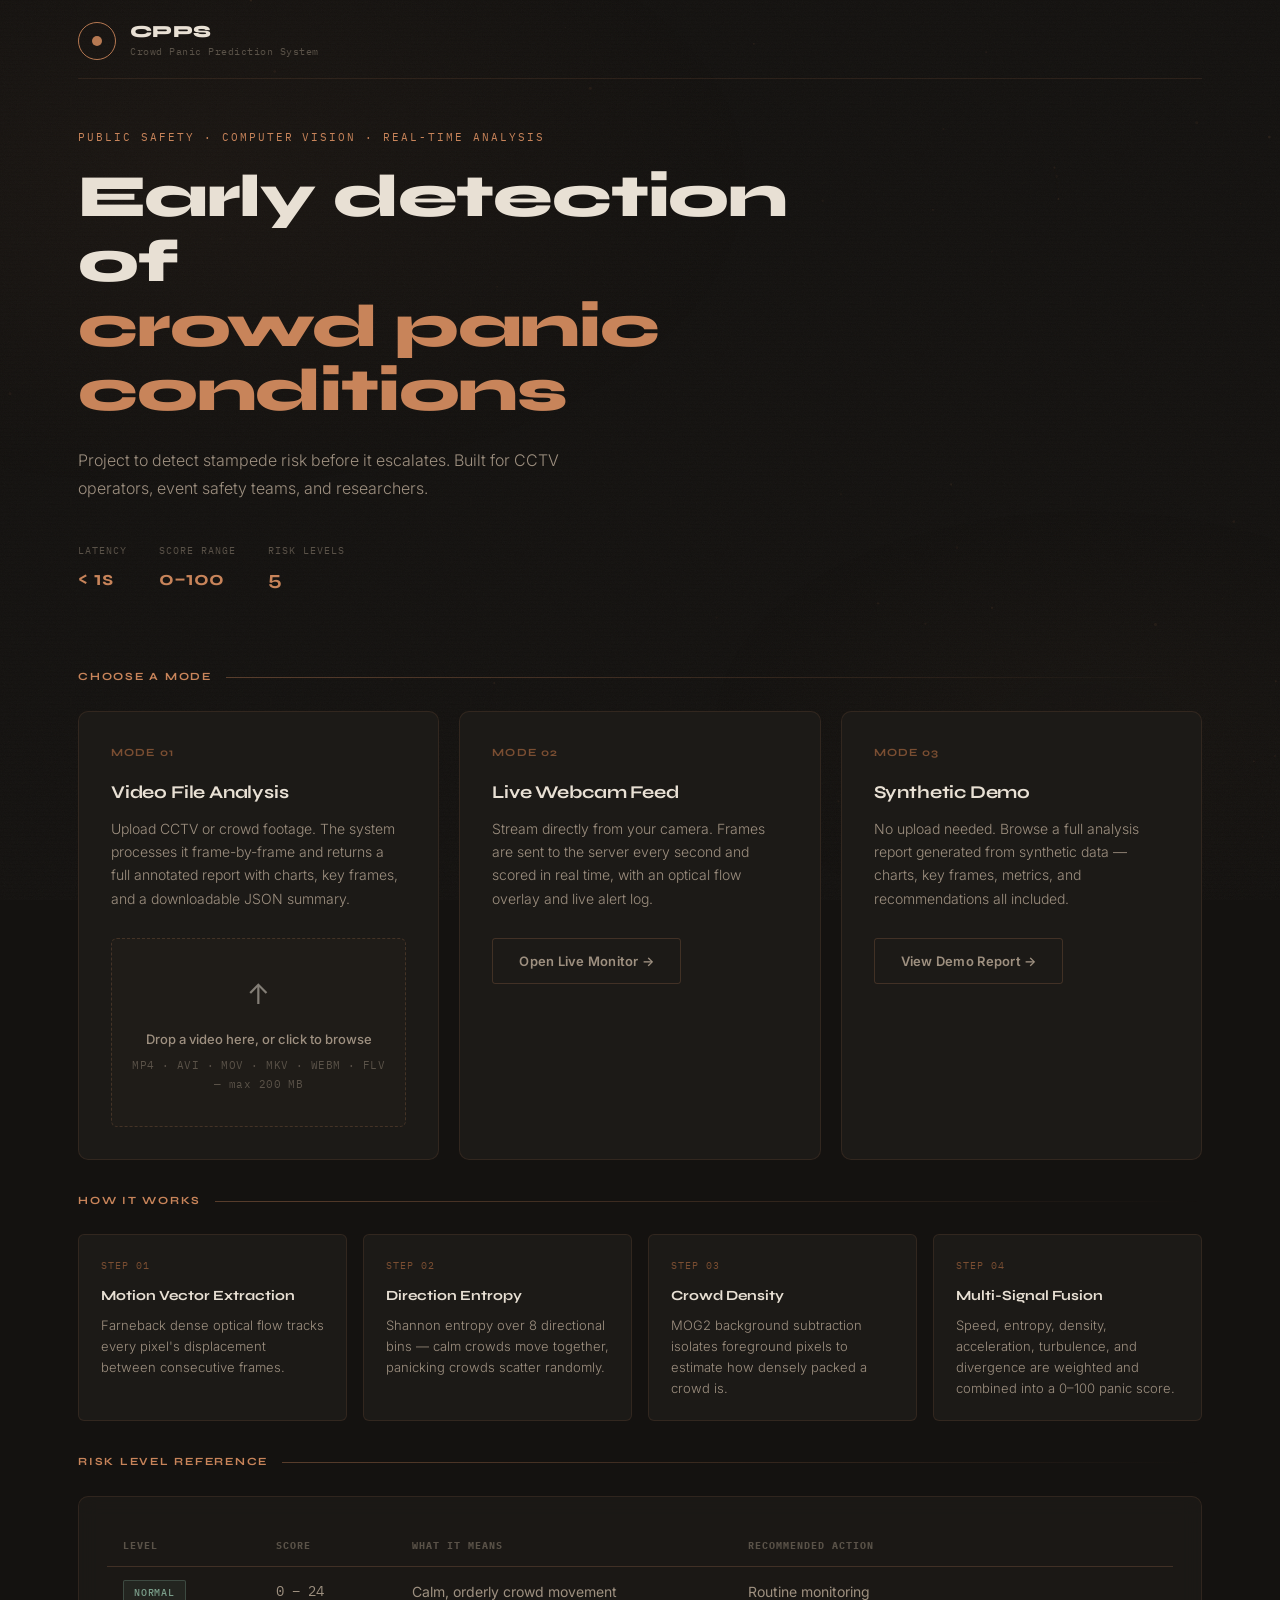
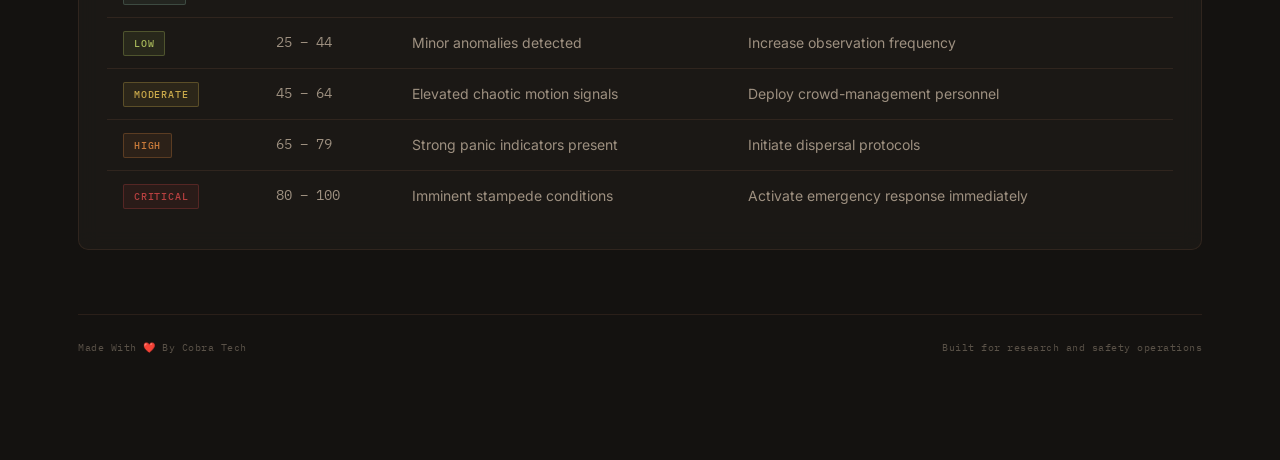
<file: templates/index.html>
<!DOCTYPE html>
<html lang="en">
<head>
  <meta charset="UTF-8">
  <meta name="viewport" content="width=device-width, initial-scale=1.0">
  <title>CPPS — Crowd Panic Prediction System</title>
  <link rel="stylesheet" href="/static/style.css">
</head>
<body>

<div class="scanline-overlay"></div>
<canvas id="particle-canvas"></canvas>

<div class="page-wrapper">

  <!-- NAV -->
  <nav class="topbar">
    <a href="/" class="topbar-logo">
      <div class="logo-icon"></div>
      <div>
        <div class="logo-text">CPPS</div>
        <div class="logo-sub">Crowd Panic Prediction System</div>
      </div>
    </a>

  </nav>

  <!-- HERO -->
  <section class="hero">
    <div class="hero-eyebrow">Public Safety · Computer Vision · Real-Time Analysis</div>
    <h1 class="hero-title">
      Early detection of<br>
      <em>crowd panic conditions</em>
    </h1>
    <p class="hero-desc">
      Project to detect stampede risk before it escalates. Built for CCTV operators, event safety teams, and researchers.
    </p>
    <div class="hero-meta">
      <div class="hero-meta-item">
        <span class="hero-meta-label">Latency</span>
        <span class="hero-meta-val">&lt; 1s</span>
      </div>

      <div class="hero-meta-item">
        <span class="hero-meta-label">Score Range</span>
        <span class="hero-meta-val">0–100</span>
      </div>
      <div class="hero-meta-item">
        <span class="hero-meta-label">Risk Levels</span>
        <span class="hero-meta-val">5</span>
      </div>
    </div>
  </section>

  <!-- ANALYSIS MODES -->
  <div class="section-header mb-24">
    <span class="section-label">Choose a Mode</span>
    <div class="section-line"></div>
  </div>

  <div class="option-grid mb-32">

    <!-- Upload -->
    <div class="option-card">
      <div class="option-num">Mode 01</div>
      <div class="option-title">Video File Analysis</div>
      <div class="option-desc">
        Upload CCTV or crowd footage. The system processes it frame-by-frame and returns a full annotated report with charts, key frames, and a downloadable JSON summary.
      </div>
      <form action="/upload" method="post" enctype="multipart/form-data" id="uploadForm">
        <div class="upload-zone" id="dropZone">
          <input type="file" name="video" id="videoInput" accept="video/*" onchange="onFileChosen(this)">
          <span class="upload-icon">↑</span>
          <div class="upload-text">Drop a video here, or click to browse</div>
          <div class="upload-formats">MP4 · AVI · MOV · MKV · WEBM · FLV — max 200 MB</div>
          <div class="file-chosen" id="fileChosen"></div>
        </div>
        <button type="submit" class="btn btn-primary btn-full mt-16" id="uploadBtn" style="display:none">
          Upload &amp; Analyse
        </button>
      </form>
    </div>

    <!-- Live -->
    <div class="option-card" onclick="window.location='/live'" style="cursor:pointer">
      <div class="option-num">Mode 02</div>
      <div class="option-title">Live Webcam Feed</div>
      <div class="option-desc">
        Stream directly from your camera. Frames are sent to the server every second and scored in real time, with an optical flow overlay and live alert log.
      </div>
      <div class="mt-24">
        <a href="/live" class="btn btn-secondary">Open Live Monitor →</a>
      </div>
    </div>

    <!-- Demo -->
    <div class="option-card" onclick="window.location='/demo'" style="cursor:pointer">
      <div class="option-num">Mode 03</div>
      <div class="option-title">Synthetic Demo</div>
      <div class="option-desc">
        No upload needed. Browse a full analysis report generated from synthetic data — charts, key frames, metrics, and recommendations all included.
      </div>
      <div class="mt-24">
        <a href="/demo" class="btn btn-secondary">View Demo Report →</a>
      </div>
    </div>

  </div>

  <!-- PIPELINE -->
  <div class="section-header mb-24 mt-32">
    <span class="section-label">How It Works</span>
    <div class="section-line"></div>
  </div>

  <div class="steps-grid mb-32">
    <div class="step-item">
      <div class="step-num">Step 01</div>
      <div class="step-title">Motion Vector Extraction</div>
      <div class="step-desc">Farneback dense optical flow tracks every pixel's displacement between consecutive frames.</div>
    </div>
    <div class="step-item">
      <div class="step-num">Step 02</div>
      <div class="step-title">Direction Entropy</div>
      <div class="step-desc">Shannon entropy over 8 directional bins — calm crowds move together, panicking crowds scatter randomly.</div>
    </div>
    <div class="step-item">
      <div class="step-num">Step 03</div>
      <div class="step-title">Crowd Density</div>
      <div class="step-desc">MOG2 background subtraction isolates foreground pixels to estimate how densely packed a crowd is.</div>
    </div>
    <div class="step-item">
      <div class="step-num">Step 04</div>
      <div class="step-title">Multi-Signal Fusion</div>
      <div class="step-desc">Speed, entropy, density, acceleration, turbulence, and divergence are weighted and combined into a 0–100 panic score.</div>
    </div>
  </div>

  <!-- RISK TABLE -->
  <div class="section-header mb-24 mt-32">
    <span class="section-label">Risk Level Reference</span>
    <div class="section-line"></div>
  </div>

  <div class="panel mb-32">
    <table class="risk-table">
      <thead>
        <tr>
          <th>Level</th>
          <th>Score</th>
          <th>What it means</th>
          <th>Recommended action</th>
        </tr>
      </thead>
      <tbody>
        <tr>
          <td><span class="risk-badge NORMAL">Normal</span></td>
          <td class="mono">0 – 24</td>
          <td>Calm, orderly crowd movement</td>
          <td>Routine monitoring</td>
        </tr>
        <tr>
          <td><span class="risk-badge LOW">Low</span></td>
          <td class="mono">25 – 44</td>
          <td>Minor anomalies detected</td>
          <td>Increase observation frequency</td>
        </tr>
        <tr>
          <td><span class="risk-badge MODERATE">Moderate</span></td>
          <td class="mono">45 – 64</td>
          <td>Elevated chaotic motion signals</td>
          <td>Deploy crowd-management personnel</td>
        </tr>
        <tr>
          <td><span class="risk-badge HIGH">High</span></td>
          <td class="mono">65 – 79</td>
          <td>Strong panic indicators present</td>
          <td>Initiate dispersal protocols</td>
        </tr>
        <tr>
          <td><span class="risk-badge CRITICAL">Critical</span></td>
          <td class="mono">80 – 100</td>
          <td>Imminent stampede conditions</td>
          <td>Activate emergency response immediately</td>
        </tr>
      </tbody>
    </table>
  </div>

  <footer class="footer">
    <span class="footer-text">Made With ❤️ By Cobra Tech</span>
    <span class="footer-text">Built for research and safety operations</span>
  </footer>

</div>

<script>
function onFileChosen(input) {
  const display = document.getElementById('fileChosen');
  const btn = document.getElementById('uploadBtn');
  if (input.files && input.files[0]) {
    const name = input.files[0].name;
    const size = (input.files[0].size / 1024 / 1024).toFixed(1);
    display.textContent = '✓  ' + name + ' (' + size + ' MB)';
    display.style.display = 'block';
    btn.style.display = 'flex';
  }
}

const dz = document.getElementById('dropZone');
if (dz) {
  dz.addEventListener('dragover', e => { e.preventDefault(); dz.classList.add('dragover'); });
  dz.addEventListener('dragleave', () => dz.classList.remove('dragover'));
  dz.addEventListener('drop', () => dz.classList.remove('dragover'));
}
</script>

<script>
(function() {
  const canvas = document.getElementById('particle-canvas');
  const ctx = canvas.getContext('2d');
  let W, H, particles = [];

  function resize() { W = canvas.width = window.innerWidth; H = canvas.height = window.innerHeight; }

  function mkParticle() {
    return { x: Math.random()*W, y: Math.random()*H,
             vx: (Math.random()-.5)*.3, vy: (Math.random()-.5)*.3,
             size: Math.random()*1.2+.4, life: Math.random(), ml: Math.random()*.5+.35 };
  }

  function init() { resize(); particles = Array.from({length:60}, mkParticle); }

  function draw() {
    ctx.clearRect(0,0,W,H);

    // connections
    for (let i=0;i<particles.length;i++) {
      for (let j=i+1;j<particles.length;j++) {
        const dx=particles[i].x-particles[j].x, dy=particles[i].y-particles[j].y;
        const d=Math.sqrt(dx*dx+dy*dy);
        if (d<110) {
          ctx.strokeStyle=`rgba(200,132,90,${(1-d/110)*0.09})`;
          ctx.lineWidth=0.5;
          ctx.beginPath(); ctx.moveTo(particles[i].x,particles[i].y);
          ctx.lineTo(particles[j].x,particles[j].y); ctx.stroke();
        }
      }
    }

    particles.forEach(p => {
      p.x+=p.vx; p.y+=p.vy; p.life+=.003;
      if (p.x<0||p.x>W||p.y<0||p.y>H||p.life>p.ml) Object.assign(p, mkParticle(), {x:Math.random()*W,y:Math.random()*H,life:0});
      const a = Math.sin(p.life/p.ml*Math.PI)*0.45;
      ctx.fillStyle=`rgba(200,132,90,${a})`;
      ctx.beginPath(); ctx.arc(p.x,p.y,p.size,0,Math.PI*2); ctx.fill();
    });

    requestAnimationFrame(draw);
  }

  window.addEventListener('resize', resize);
  init(); draw();
})();
</script>

</body>
</html>
</file>
<file: static/style.css>
/* ═══════════════════════════════════════════════════════
   CPPS — Crowd Panic Prediction System
   Theme: Dusty Brutalist · Mature · Humanized
   Fonts: Syne + IBM Plex Mono + Inter
═══════════════════════════════════════════════════════ */

@import url('https://fonts.googleapis.com/css2?family=Syne:wght@400;600;700;800&family=IBM+Plex+Mono:wght@300;400;500&family=Inter:wght@300;400;500;600&display=swap');

:root {
  /* Core backgrounds — warm dark charcoal, not cold navy */
  --bg-base:       #141210;
  --bg-surface:    #1c1a17;
  --bg-raised:     #232018;
  --bg-panel:      rgba(28, 26, 23, 0.9);

  /* Accent — muted terracotta / rust instead of cyan */
  --accent:        #c8845a;
  --accent-dim:    #7a4e32;
  --accent-faint:  rgba(200, 132, 90, 0.08);
  --accent-glow:   rgba(200, 132, 90, 0.18);

  /* Secondary accent — dusty sage */
  --sage:          #7a9e8a;
  --sage-dim:      #4a6657;
  --sage-faint:    rgba(122, 158, 138, 0.08);

  /* Risk colours — desaturated, felt-board style */
  --risk-normal:   #7a9e8a;
  --risk-low:      #a8b85a;
  --risk-moderate: #c8a84a;
  --risk-high:     #c87a3a;
  --risk-critical: #b84040;

  /* Text — warm off-whites, never pure white */
  --text-primary:   #e8e0d4;
  --text-secondary: #9e9080;
  --text-dim:       #5a5248;

  /* Borders */
  --border:        rgba(200, 132, 90, 0.12);
  --border-mid:    rgba(200, 132, 90, 0.22);
  --border-bright: rgba(200, 132, 90, 0.38);

  /* Typography */
  --font-display: 'Syne', sans-serif;
  --font-body:    'Inter', sans-serif;
  --font-mono:    'IBM Plex Mono', monospace;

  --radius:    3px;
  --radius-lg: 6px;
  --radius-xl: 10px;
}

/* ── RESET ── */
*, *::before, *::after { box-sizing: border-box; margin: 0; padding: 0; }
html { scroll-behavior: smooth; }

body {
  background: var(--bg-base);
  color: var(--text-primary);
  font-family: var(--font-body);
  font-size: 15px;
  line-height: 1.7;
  min-height: 100vh;
  overflow-x: hidden;
}

/* ── TEXTURED BACKGROUND — grain overlay ── */
body::before {
  content: '';
  position: fixed;
  inset: 0;
  opacity: 0.035;
  background-image: url("data:image/svg+xml,%3Csvg viewBox='0 0 256 256' xmlns='http://www.w3.org/2000/svg'%3E%3Cfilter id='noise'%3E%3CfeTurbulence type='fractalNoise' baseFrequency='0.9' numOctaves='4' stitchTiles='stitch'/%3E%3C/filter%3E%3Crect width='100%25' height='100%25' filter='url(%23noise)'/%3E%3C/svg%3E");
  background-size: 200px 200px;
  pointer-events: none;
  z-index: 0;
}

/* Subtle warm vignette */
body::after {
  content: '';
  position: fixed;
  inset: 0;
  background:
    radial-gradient(ellipse 70% 55% at 15% 20%, rgba(200,132,90,0.04) 0%, transparent 65%),
    radial-gradient(ellipse 50% 40% at 85% 80%, rgba(80,60,40,0.06) 0%, transparent 60%);
  pointer-events: none;
  z-index: 0;
}

/* ── PARTICLE CANVAS ── */
#particle-canvas {
  position: fixed;
  inset: 0;
  z-index: 0;
  pointer-events: none;
  opacity: 0.25;
}

/* ── SCANLINES ── */
.scanline-overlay {
  position: fixed;
  inset: 0;
  z-index: 0;
  pointer-events: none;
  background: repeating-linear-gradient(
    0deg, transparent, transparent 3px,
    rgba(0,0,0,0.04) 3px, rgba(0,0,0,0.04) 4px
  );
}

/* ── LAYOUT ── */
.page-wrapper {
  position: relative;
  z-index: 1;
  max-width: 1180px;
  margin: 0 auto;
  padding: 0 28px 80px;
}

/* ══════════════════════════════
   NAVIGATION
══════════════════════════════ */
.topbar {
  display: flex;
  align-items: center;
  justify-content: space-between;
  padding: 22px 0 18px;
  border-bottom: 1px solid var(--border);
  margin-bottom: 25px;
  flex-wrap: wrap;
  gap: 16px;
}

.topbar-logo {
  display: flex;
  align-items: center;
  gap: 14px;
  text-decoration: none;
}

.logo-icon {
  width: 38px;
  height: 38px;
  border: 1.5px solid var(--accent);
  border-radius: 50%;
  position: relative;
  opacity: 0.9;
}

.logo-icon::before {
  content: '';
  position: absolute;
  top: 50%; left: 50%;
  transform: translate(-50%, -50%);
  width: 10px;
  height: 10px;
  background: var(--accent);
  border-radius: 50%;
  animation: breathe 3s ease-in-out infinite;
}

@keyframes breathe {
  0%, 100% { opacity: 0.7; transform: translate(-50%,-50%) scale(1); }
  50%       { opacity: 1;   transform: translate(-50%,-50%) scale(0.75); }
}

.logo-text {
  font-family: var(--font-display);
  font-size: 17px;
  font-weight: 800;
  color: var(--text-primary);
  letter-spacing: 0.02em;
  line-height: 1.2;
}

.logo-sub {
  font-family: var(--font-mono);
  font-size: 10px;
  color: var(--text-dim);
  letter-spacing: 0.05em;
  margin-top: 1px;
}

.topbar-nav {
  display: flex;
  align-items: center;
  gap: 6px;
}

.nav-link {
  font-family: var(--font-body);
  font-size: 13px;
  font-weight: 500;
  color: var(--text-secondary);
  text-decoration: none;
  padding: 7px 16px;
  border: 1px solid var(--border);
  border-radius: var(--radius);
  transition: all 0.2s ease;
  white-space: nowrap;
  letter-spacing: 0.01em;
}

.nav-link:hover {
  color: var(--accent);
  border-color: var(--border-mid);
  background: var(--accent-faint);
}

.nav-link.active {
  color: var(--accent);
  border-color: var(--accent-dim);
  background: var(--accent-faint);
}

/* ── STATUS INDICATOR ── */
.status-dot {
  display: inline-flex;
  align-items: center;
  gap: 7px;
  font-family: var(--font-mono);
  font-size: 10px;
  color: var(--sage);
  letter-spacing: 0.06em;
  padding: 6px 12px;
}

.status-dot::before {
  content: '';
  width: 6px;
  height: 6px;
  background: var(--sage);
  border-radius: 50%;
  animation: blink 2s ease-in-out infinite;
}

@keyframes blink {
  0%, 100% { opacity: 1; }
  50%       { opacity: 0.2; }
}

/* ══════════════════════════════
   HERO
══════════════════════════════ */
.hero {
  padding: 24px 0 72px;
}

.hero-eyebrow {
  font-family: var(--font-mono);
  font-size: 11px;
  letter-spacing: 0.18em;
  color: var(--accent);
  text-transform: uppercase;
  margin-bottom: 18px;
  opacity: 0;
  animation: riseUp 0.7s ease 0.1s forwards;
}

.hero-title {
  font-family: var(--font-display);
  font-size: clamp(32px, 5.5vw, 60px);
  font-weight: 800;
  line-height: 1.08;
  letter-spacing: -0.02em;
  color: var(--text-primary);
  margin-bottom: 22px;
  opacity: 0;
  animation: riseUp 0.7s ease 0.25s forwards;
  max-width: 720px;
}

.hero-title em {
  font-style: normal;
  color: var(--accent);
}

.hero-desc {
  font-size: 16px;
  color: var(--text-secondary);
  font-weight: 300;
  max-width: 540px;
  line-height: 1.75;
  opacity: 0;
  animation: riseUp 0.7s ease 0.4s forwards;
}

.hero-meta {
  display: flex;
  gap: 32px;
  margin-top: 40px;
  opacity: 0;
  animation: riseUp 0.7s ease 0.55s forwards;
  flex-wrap: wrap;
}

.hero-meta-item {
  display: flex;
  flex-direction: column;
  gap: 3px;
}

.hero-meta-label {
  font-family: var(--font-mono);
  font-size: 10px;
  letter-spacing: 0.1em;
  color: var(--text-dim);
  text-transform: uppercase;
}

.hero-meta-val {
  font-family: var(--font-display);
  font-size: 20px;
  font-weight: 700;
  color: var(--accent);
}

@keyframes riseUp {
  from { opacity: 0; transform: translateY(16px); }
  to   { opacity: 1; transform: translateY(0); }
}

/* ══════════════════════════════
   SECTION HEADER
══════════════════════════════ */
.section-header {
  display: flex;
  align-items: center;
  gap: 14px;
  margin-bottom: 24px;
}

.section-label {
  font-family: var(--font-display);
  font-size: 11px;
  font-weight: 700;
  letter-spacing: 0.16em;
  color: var(--accent);
  text-transform: uppercase;
  white-space: nowrap;
}

.section-line {
  flex: 1;
  height: 1px;
  background: linear-gradient(to right, var(--border-bright), transparent);
}

/* ══════════════════════════════
   PANELS
══════════════════════════════ */
.panel {
  background: var(--bg-panel);
  border: 1px solid var(--border);
  border-radius: var(--radius-xl);
  backdrop-filter: blur(10px);
  -webkit-backdrop-filter: blur(10px);
  padding: 28px;
  transition: border-color 0.25s;
}

.panel:hover { border-color: var(--border-mid); }

.panel-title {
  font-family: var(--font-display);
  font-size: 11px;
  font-weight: 700;
  letter-spacing: 0.14em;
  color: var(--accent);
  text-transform: uppercase;
  margin-bottom: 20px;
  display: flex;
  align-items: center;
  gap: 10px;
}

.panel-title::before {
  content: '';
  width: 3px;
  height: 14px;
  background: var(--accent);
  border-radius: 2px;
  flex-shrink: 0;
}

/* ══════════════════════════════
   OPTION CARDS
══════════════════════════════ */
.option-grid {
  display: grid;
  grid-template-columns: repeat(auto-fit, minmax(300px, 1fr));
  gap: 20px;
}

.option-card {
  background: var(--bg-surface);
  border: 1px solid var(--border);
  border-radius: var(--radius-xl);
  padding: 32px;
  transition: all 0.25s ease;
  position: relative;
  overflow: hidden;
  cursor: default;
}

.option-card::after {
  content: '';
  position: absolute;
  bottom: 0; left: 0; right: 0;
  height: 2px;
  background: linear-gradient(to right, transparent, var(--accent), transparent);
  opacity: 0;
  transition: opacity 0.3s;
}

.option-card:hover {
  border-color: var(--border-mid);
  background: var(--bg-raised);
  transform: translateY(-2px);
}

.option-card:hover::after { opacity: 1; }

.option-num {
  font-family: var(--font-display);
  font-size: 11px;
  font-weight: 700;
  letter-spacing: 0.1em;
  color: var(--accent-dim);
  text-transform: uppercase;
  margin-bottom: 14px;
}

.option-title {
  font-family: var(--font-display);
  font-size: 18px;
  font-weight: 700;
  color: var(--text-primary);
  margin-bottom: 10px;
  letter-spacing: -0.01em;
}

.option-desc {
  font-size: 14px;
  font-weight: 300;
  color: var(--text-secondary);
  line-height: 1.65;
  margin-bottom: 28px;
}

/* ── UPLOAD ZONE ── */
.upload-zone {
  border: 1.5px dashed var(--border-mid);
  border-radius: var(--radius-lg);
  padding: 32px 20px;
  text-align: center;
  transition: all 0.25s ease;
  background: rgba(200,132,90,0.02);
  cursor: pointer;
  position: relative;
}

.upload-zone:hover, .upload-zone.dragover {
  border-color: var(--accent);
  background: var(--accent-faint);
}

.upload-icon {
  font-size: 28px;
  margin-bottom: 10px;
  display: block;
  opacity: 0.5;
}

.upload-text {
  font-family: var(--font-body);
  font-size: 13px;
  font-weight: 500;
  color: var(--text-secondary);
}

.upload-formats {
  font-size: 11px;
  font-family: var(--font-mono);
  color: var(--text-dim);
  margin-top: 6px;
  letter-spacing: 0.04em;
}

.file-chosen {
  font-family: var(--font-mono);
  font-size: 12px;
  color: var(--accent);
  margin-top: 12px;
  display: none;
}

input[type="file"] {
  position: absolute;
  inset: 0;
  opacity: 0;
  cursor: pointer;
  width: 100%;
  height: 100%;
}

/* ══════════════════════════════
   BUTTONS
══════════════════════════════ */
.btn {
  display: inline-flex;
  align-items: center;
  justify-content: center;
  gap: 8px;
  font-family: var(--font-body);
  font-size: 13px;
  font-weight: 600;
  letter-spacing: 0.02em;
  padding: 11px 26px;
  border-radius: var(--radius);
  border: 1px solid;
  cursor: pointer;
  text-decoration: none;
  transition: all 0.2s ease;
  white-space: nowrap;
  position: relative;
}

.btn-primary {
  background: rgba(200,132,90,0.14);
  border-color: var(--accent);
  color: var(--accent);
}

.btn-primary:hover {
  background: rgba(200,132,90,0.24);
  box-shadow: 0 0 24px rgba(200,132,90,0.2);
  transform: translateY(-1px);
}

.btn-primary:disabled {
  opacity: 0.4;
  cursor: not-allowed;
  transform: none;
}

.btn-secondary {
  background: transparent;
  border-color: var(--border-mid);
  color: var(--text-secondary);
}

.btn-secondary:hover {
  border-color: var(--accent-dim);
  color: var(--accent);
  background: var(--accent-faint);
}

.btn-danger {
  background: rgba(184,64,64,0.1);
  border-color: var(--risk-critical);
  color: var(--risk-critical);
}

.btn-danger:hover {
  background: rgba(184,64,64,0.2);
}

.btn-danger:disabled {
  opacity: 0.35;
  cursor: not-allowed;
}

.btn-full { width: 100%; }

/* ══════════════════════════════
   STEPS / HOW IT WORKS
══════════════════════════════ */
.steps-grid {
  display: grid;
  grid-template-columns: repeat(auto-fit, minmax(200px, 1fr));
  gap: 16px;
}

.step-item {
  background: var(--bg-surface);
  border: 1px solid var(--border);
  border-radius: var(--radius-lg);
  padding: 22px;
  transition: all 0.25s;
}

.step-item:hover {
  border-color: var(--border-mid);
  background: var(--bg-raised);
}

.step-num {
  font-family: var(--font-mono);
  font-size: 10px;
  letter-spacing: 0.1em;
  color: var(--accent-dim);
  margin-bottom: 10px;
  text-transform: uppercase;
}

.step-title {
  font-family: var(--font-display);
  font-size: 14px;
  font-weight: 700;
  color: var(--text-primary);
  margin-bottom: 7px;
}

.step-desc {
  font-size: 13px;
  font-weight: 300;
  color: var(--text-secondary);
  line-height: 1.6;
}

/* ══════════════════════════════
   RISK TABLE
══════════════════════════════ */
.risk-table {
  width: 100%;
  border-collapse: collapse;
  font-family: var(--font-body);
}

.risk-table th {
  font-family: var(--font-mono);
  font-size: 10px;
  letter-spacing: 0.1em;
  text-transform: uppercase;
  color: var(--text-dim);
  padding: 12px 16px;
  text-align: left;
  border-bottom: 1px solid var(--border-mid);
}

.risk-table td {
  padding: 12px 16px;
  border-bottom: 1px solid var(--border);
  font-size: 14px;
  color: var(--text-secondary);
}

.risk-table tr:last-child td { border-bottom: none; }
.risk-table tr:hover td { background: var(--accent-faint); color: var(--text-primary); }

/* ── RISK BADGES ── */
.risk-badge {
  display: inline-flex;
  align-items: center;
  font-family: var(--font-mono);
  font-size: 10px;
  font-weight: 500;
  letter-spacing: 0.08em;
  padding: 3px 10px;
  border-radius: 2px;
  text-transform: uppercase;
}

.risk-badge.NORMAL   { color: var(--risk-normal);   background: rgba(122,158,138,0.1);  border: 1px solid rgba(122,158,138,0.3); }
.risk-badge.LOW      { color: var(--risk-low);      background: rgba(168,184,90,0.1);   border: 1px solid rgba(168,184,90,0.3); }
.risk-badge.MODERATE { color: var(--risk-moderate); background: rgba(200,168,74,0.1);   border: 1px solid rgba(200,168,74,0.3); }
.risk-badge.HIGH     { color: var(--risk-high);     background: rgba(200,122,58,0.1);   border: 1px solid rgba(200,122,58,0.3); }
.risk-badge.CRITICAL { color: var(--risk-critical); background: rgba(184,64,64,0.1);    border: 1px solid rgba(184,64,64,0.3); animation: critBlink 1.8s ease-in-out infinite; }

@keyframes critBlink {
  0%, 100% { box-shadow: none; }
  50%       { box-shadow: 0 0 10px rgba(184,64,64,0.35); }
}

/* ══════════════════════════════
   STAT CARDS
══════════════════════════════ */
.stat-grid {
  display: grid;
  grid-template-columns: repeat(auto-fit, minmax(190px, 1fr));
  gap: 14px;
}

.stat-card {
  background: var(--bg-surface);
  border: 1px solid var(--border);
  border-radius: var(--radius-lg);
  padding: 22px 24px;
  transition: border-color 0.25s;
}

.stat-card:hover { border-color: var(--border-mid); }

.stat-label {
  font-family: var(--font-mono);
  font-size: 10px;
  letter-spacing: 0.1em;
  text-transform: uppercase;
  color: var(--text-dim);
  margin-bottom: 8px;
}

.stat-value {
  font-family: var(--font-display);
  font-size: 28px;
  font-weight: 700;
  color: var(--text-primary);
  line-height: 1.1;
  margin-bottom: 4px;
}

.stat-value.cyan    { color: var(--accent); }
.stat-value.green   { color: var(--risk-normal); }
.stat-value.amber   { color: var(--risk-moderate); }
.stat-value.orange  { color: var(--risk-high); }
.stat-value.red     { color: var(--risk-critical); }

.stat-unit {
  font-family: var(--font-mono);
  font-size: 11px;
  color: var(--text-dim);
}

/* ══════════════════════════════
   CHARTS
══════════════════════════════ */
.chart-container {
  background: var(--bg-surface);
  border: 1px solid var(--border);
  border-radius: var(--radius-xl);
  padding: 24px;
  margin-bottom: 24px;
}

.chart-title {
  font-family: var(--font-display);
  font-size: 11px;
  font-weight: 700;
  letter-spacing: 0.12em;
  color: var(--text-dim);
  text-transform: uppercase;
  margin-bottom: 18px;
}

canvas.main-chart {
  width: 100% !important;
  height: 260px !important;
}

/* ══════════════════════════════
   DATA TABLE
══════════════════════════════ */
.data-table {
  width: 100%;
  border-collapse: collapse;
}

.data-table th {
  font-family: var(--font-mono);
  font-size: 10px;
  letter-spacing: 0.08em;
  text-transform: uppercase;
  color: var(--text-dim);
  padding: 10px 14px;
  text-align: left;
  border-bottom: 1px solid var(--border-mid);
  white-space: nowrap;
}

.data-table td {
  padding: 9px 14px;
  border-bottom: 1px solid var(--border);
  font-size: 13px;
  color: var(--text-secondary);
  font-family: var(--font-mono);
}

.data-table tbody tr:hover td {
  background: var(--accent-faint);
  color: var(--text-primary);
}

.data-table tbody tr:last-child td { border-bottom: none; }

/* ══════════════════════════════
   FILTERS
══════════════════════════════ */
.filter-bar {
  display: flex;
  align-items: center;
  gap: 16px;
  flex-wrap: wrap;
  margin-bottom: 20px;
}

.filter-group {
  display: flex;
  align-items: center;
  gap: 8px;
}

.filter-label {
  font-family: var(--font-mono);
  font-size: 10px;
  letter-spacing: 0.08em;
  text-transform: uppercase;
  color: var(--text-dim);
}

select, input[type="number"] {
  background: var(--bg-raised);
  border: 1px solid var(--border);
  border-radius: var(--radius);
  color: var(--text-primary);
  font-family: var(--font-mono);
  font-size: 12px;
  padding: 7px 12px;
  outline: none;
  transition: border-color 0.2s;
  -webkit-appearance: none;
  appearance: none;
}

select:focus, input[type="number"]:focus {
  border-color: var(--accent-dim);
  box-shadow: 0 0 0 2px var(--accent-faint);
}

select option { background: var(--bg-surface); }

/* ══════════════════════════════
   RECOMMENDATION BOX
══════════════════════════════ */
.recommendation {
  background: var(--accent-faint);
  border-left: 3px solid var(--accent-dim);
  border-radius: 0 var(--radius) var(--radius) 0;
  padding: 18px 22px;
  font-size: 14px;
  font-weight: 400;
  color: var(--text-primary);
  line-height: 1.7;
  margin: 24px 0;
}

.recommendation.HIGH     { border-left-color: var(--risk-high); }
.recommendation.CRITICAL { border-left-color: var(--risk-critical); animation: critBlink 2s ease-in-out infinite; }

/* ══════════════════════════════
   KEY FRAMES GRID
══════════════════════════════ */
.keyframes-grid {
  display: grid;
  grid-template-columns: repeat(auto-fill, minmax(260px, 1fr));
  gap: 16px;
}

.keyframe-card {
  background: #0a0907;
  border: 1px solid var(--border);
  border-radius: var(--radius-lg);
  overflow: hidden;
  transition: border-color 0.25s;
}

.keyframe-card:hover { border-color: var(--border-mid); }

.keyframe-card img {
  display: block;
  width: 100%;
  height: auto;
}

.keyframe-info {
  padding: 10px 14px;
  display: flex;
  align-items: center;
  justify-content: space-between;
  background: rgba(0,0,0,0.5);
}

.keyframe-ts {
  font-family: var(--font-mono);
  font-size: 11px;
  color: var(--text-dim);
}

.keyframe-score {
  font-family: var(--font-mono);
  font-size: 13px;
  font-weight: 500;
  color: var(--accent);
}

/* ══════════════════════════════
   LIVE MONITOR
══════════════════════════════ */
.live-grid {
  display: grid;
  grid-template-columns: 1fr 360px;
  gap: 20px;
  align-items: start;
}

@media (max-width: 900px) {
  .live-grid { grid-template-columns: 1fr; }
}

.cam-panel {
  background: var(--bg-surface);
  border: 1px solid var(--border);
  border-radius: var(--radius-xl);
  overflow: hidden;
}

.cam-header {
  padding: 14px 20px;
  border-bottom: 1px solid var(--border);
  display: flex;
  align-items: center;
  justify-content: space-between;
  gap: 12px;
  flex-wrap: wrap;
}

.cam-title {
  font-family: var(--font-display);
  font-size: 11px;
  font-weight: 700;
  letter-spacing: 0.1em;
  color: var(--text-secondary);
  text-transform: uppercase;
}

.cam-body {
  padding: 0;
  background: #050403;
  position: relative;
}

.cam-body video, .cam-body img {
  display: block;
  width: 100%;
  height: auto;
  aspect-ratio: 16/9;
  object-fit: cover;
}

.cam-overlay {
  position: absolute;
  bottom: 0; left: 0; right: 0;
  padding: 16px;
  background: linear-gradient(transparent, rgba(0,0,0,0.7));
  font-family: var(--font-mono);
  font-size: 11px;
  color: var(--text-dim);
  letter-spacing: 0.04em;
}

/* ── ALERT LOG ── */
.alert-log {
  height: 180px;
  overflow-y: auto;
  background: rgba(0,0,0,0.35);
  border: 1px solid var(--border);
  border-radius: var(--radius);
  padding: 12px;
  font-family: var(--font-mono);
  font-size: 11px;
  color: var(--text-dim);
}

.alert-log::-webkit-scrollbar { width: 4px; }
.alert-log::-webkit-scrollbar-track { background: transparent; }
.alert-log::-webkit-scrollbar-thumb { background: var(--accent-dim); border-radius: 2px; }

.alert-entry {
  padding: 4px 0;
  border-bottom: 1px solid rgba(200,132,90,0.05);
  line-height: 1.5;
}

.alert-entry.HIGH     { color: var(--risk-high); }
.alert-entry.CRITICAL { color: var(--risk-critical); }

/* ── METRIC ROWS ── */
.metric-row {
  display: flex;
  align-items: center;
  justify-content: space-between;
  padding: 10px 0;
  border-bottom: 1px solid var(--border);
}

.metric-row:last-child { border-bottom: none; }

.metric-key {
  font-family: var(--font-mono);
  font-size: 11px;
  letter-spacing: 0.04em;
  color: var(--text-dim);
}

.metric-val {
  font-family: var(--font-mono);
  font-size: 14px;
  color: var(--accent);
  font-weight: 500;
}

/* ══════════════════════════════
   PROGRESS PAGE
══════════════════════════════ */
.progress-page {
  display: flex;
  align-items: center;
  justify-content: center;
  min-height: 80vh;
}

.progress-card {
  background: var(--bg-panel);
  border: 1px solid var(--border);
  border-radius: var(--radius-xl);
  padding: 52px 48px;
  backdrop-filter: blur(12px);
  max-width: 580px;
  width: 100%;
  text-align: center;
}

.scanning-ring {
  width: 88px;
  height: 88px;
  border-radius: 50%;
  border: 1.5px solid var(--border);
  border-top: 1.5px solid var(--accent);
  margin: 0 auto 36px;
  animation: spin 1.4s linear infinite;
}

.scanning-ring::before {
  content: '';
  position: absolute;
  inset: 8px;
  border-radius: 50%;
  border: 1px solid rgba(200,132,90,0.15);
  border-top: 1px solid rgba(200,132,90,0.4);
  animation: spin 2.2s linear infinite reverse;
}

@keyframes spin { to { transform: rotate(360deg); } }

.progress-pct-display {
  font-family: var(--font-display);
  font-size: 52px;
  font-weight: 800;
  color: var(--accent);
  margin-bottom: 8px;
  letter-spacing: -0.03em;
}

/* ── PROGRESS BAR ── */
.progress-wrap {
  background: rgba(200,132,90,0.06);
  border: 1px solid var(--border);
  border-radius: 2px;
  height: 5px;
  overflow: hidden;
  margin-top: 4px;
}

.progress-fill {
  height: 100%;
  background: linear-gradient(to right, var(--accent-dim), var(--accent));
  border-radius: 2px;
  transition: width 0.5s ease;
  position: relative;
  overflow: hidden;
}

.progress-fill::after {
  content: '';
  position: absolute;
  top: 0; left: -100%; right: 0;
  height: 100%;
  background: linear-gradient(to right, transparent, rgba(255,255,255,0.25), transparent);
  animation: shimmer 1.8s ease-in-out infinite;
}

@keyframes shimmer {
  from { left: -100%; }
  to   { left: 100%; }
}

.processing-steps {
  list-style: none;
  text-align: left;
  margin: 28px 0;
}

.processing-steps li {
  font-family: var(--font-mono);
  font-size: 12px;
  letter-spacing: 0.03em;
  color: var(--text-dim);
  padding: 9px 0;
  border-bottom: 1px solid var(--border);
  display: flex;
  align-items: center;
  gap: 10px;
  transition: color 0.3s;
}

.processing-steps li.done { color: var(--sage); }
.processing-steps li.done::before { content: '✓'; color: var(--sage); }
.processing-steps li:not(.done)::before { content: '○'; color: var(--text-dim); }

/* ══════════════════════════════
   BREADCRUMB
══════════════════════════════ */
.breadcrumb {
  display: flex;
  align-items: center;
  gap: 8px;
  font-family: var(--font-mono);
  font-size: 11px;
  color: var(--text-dim);
  margin-bottom: 36px;
  flex-wrap: wrap;
}

.breadcrumb a {
  color: var(--text-secondary);
  text-decoration: none;
  transition: color 0.2s;
}

.breadcrumb a:hover { color: var(--accent); }
.breadcrumb-sep { color: var(--text-dim); }

/* ══════════════════════════════
   DEMO BANNER
══════════════════════════════ */
.demo-banner {
  background: rgba(200,168,74,0.07);
  border: 1px solid rgba(200,168,74,0.25);
  border-radius: var(--radius);
  padding: 10px 20px;
  font-family: var(--font-mono);
  font-size: 11px;
  letter-spacing: 0.06em;
  color: var(--risk-moderate);
  text-align: center;
  margin-bottom: 28px;
  text-transform: uppercase;
}

/* ══════════════════════════════
   FOOTER
══════════════════════════════ */
.footer {
  border-top: 1px solid var(--border);
  padding: 24px 0;
  margin-top: 64px;
  display: flex;
  align-items: center;
  justify-content: space-between;
  flex-wrap: wrap;
  gap: 12px;
}

.footer-text {
  font-family: var(--font-mono);
  font-size: 10px;
  letter-spacing: 0.05em;
  color: var(--text-dim);
}

/* ══════════════════════════════
   SCROLLBAR
══════════════════════════════ */
::-webkit-scrollbar { width: 6px; height: 6px; }
::-webkit-scrollbar-track { background: transparent; }
::-webkit-scrollbar-thumb { background: rgba(200,132,90,0.2); border-radius: 3px; }
::-webkit-scrollbar-thumb:hover { background: rgba(200,132,90,0.35); }

/* ══════════════════════════════
   UTILITY
══════════════════════════════ */
.mt-8   { margin-top: 8px; }
.mt-16  { margin-top: 16px; }
.mt-24  { margin-top: 24px; }
.mt-32  { margin-top: 32px; }
.mb-8   { margin-bottom: 8px; }
.mb-16  { margin-bottom: 16px; }
.mb-20  { margin-bottom: 20px; }
.mb-24  { margin-bottom: 24px; }
.mb-32  { margin-bottom: 32px; }
.text-dim { color: var(--text-dim); font-size: 13px; }
.mono   { font-family: var(--font-mono); }

.divider {
  border: none;
  border-top: 1px solid var(--border);
  margin: 40px 0;
}

/* ══════════════════════════════
   RESPONSIVE
══════════════════════════════ */
@media (max-width: 768px) {
  .page-wrapper { padding: 0 18px 48px; }
  .topbar { margin-bottom: 36px; }
  .option-grid { grid-template-columns: 1fr; }
  .stat-grid { grid-template-columns: 1fr 1fr; }
  .steps-grid { grid-template-columns: 1fr 1fr; }
  .panel { padding: 20px; }
  .progress-card { padding: 36px 24px; }
}

@media (max-width: 480px) {
  .stat-grid { grid-template-columns: 1fr; }
  .steps-grid { grid-template-columns: 1fr; }
  .filter-bar { flex-direction: column; align-items: flex-start; }
  .hero-meta { gap: 20px; }
}
</file>
